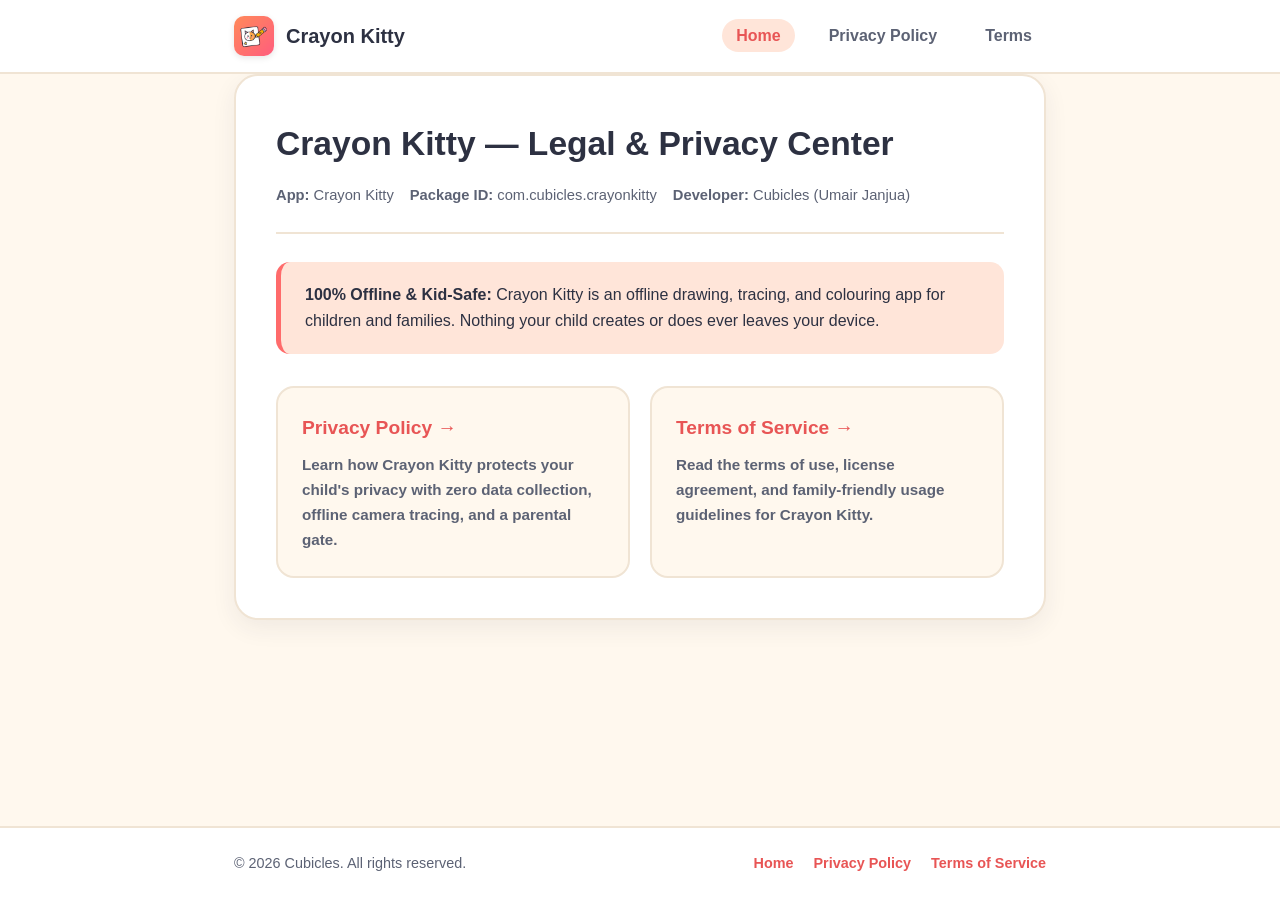
<file: index.html>
<!DOCTYPE html>
<html lang="en">
<head>
  <meta charset="UTF-8">
  <meta name="viewport" content="width=device-width, initial-scale=1.0">
  <title>Crayon Kitty — Policy &amp; Legal Center</title>
  <meta name="description" content="Official Policy and Legal Center for Crayon Kitty (com.cubicles.crayonkitty).">
  <link rel="icon" type="image/png" href="app_icon.png">
  <link rel="stylesheet" href="styles.css">
</head>
<body>

  <header>
    <div class="container nav-wrapper">
      <a href="index.html" class="brand">
        <img src="app_icon.png" alt="Crayon Kitty App Icon" class="brand-icon">
        <span>Crayon Kitty</span>
      </a>
      <nav>
        <ul>
          <li><a href="index.html" class="active">Home</a></li>
          <li><a href="privacy-policy.html">Privacy Policy</a></li>
          <li><a href="terms.html">Terms</a></li>
        </ul>
      </nav>
    </div>
  </header>

  <main class="container">
    <div class="document-container">
      <div class="doc-header">
        <h1>Crayon Kitty — Legal &amp; Privacy Center</h1>
        <div class="meta-info">
          <span><strong>App:</strong> Crayon Kitty</span>
          <span><strong>Package ID:</strong> com.cubicles.crayonkitty</span>
          <span><strong>Developer:</strong> Cubicles (Umair Janjua)</span>
        </div>
      </div>

      <div class="highlight-box">
        <p>
          <strong>100% Offline &amp; Kid-Safe:</strong> Crayon Kitty is an offline drawing, tracing, and colouring app for children and families. Nothing your child creates or does ever leaves your device.
        </p>
      </div>

      <div class="cards-grid">
        <a href="privacy-policy.html" class="card">
          <h3>Privacy Policy &rarr;</h3>
          <p>Learn how Crayon Kitty protects your child's privacy with zero data collection, offline camera tracing, and a parental gate.</p>
        </a>
        <a href="terms.html" class="card">
          <h3>Terms of Service &rarr;</h3>
          <p>Read the terms of use, license agreement, and family-friendly usage guidelines for Crayon Kitty.</p>
        </a>
      </div>
    </div>
  </main>

  <footer>
    <div class="container footer-content">
      <p>&copy; 2026 Cubicles. All rights reserved.</p>
      <ul class="footer-links">
        <li><a href="index.html">Home</a></li>
        <li><a href="privacy-policy.html">Privacy Policy</a></li>
        <li><a href="terms.html">Terms of Service</a></li>
      </ul>
    </div>
  </footer>

</body>
</html>
</file>
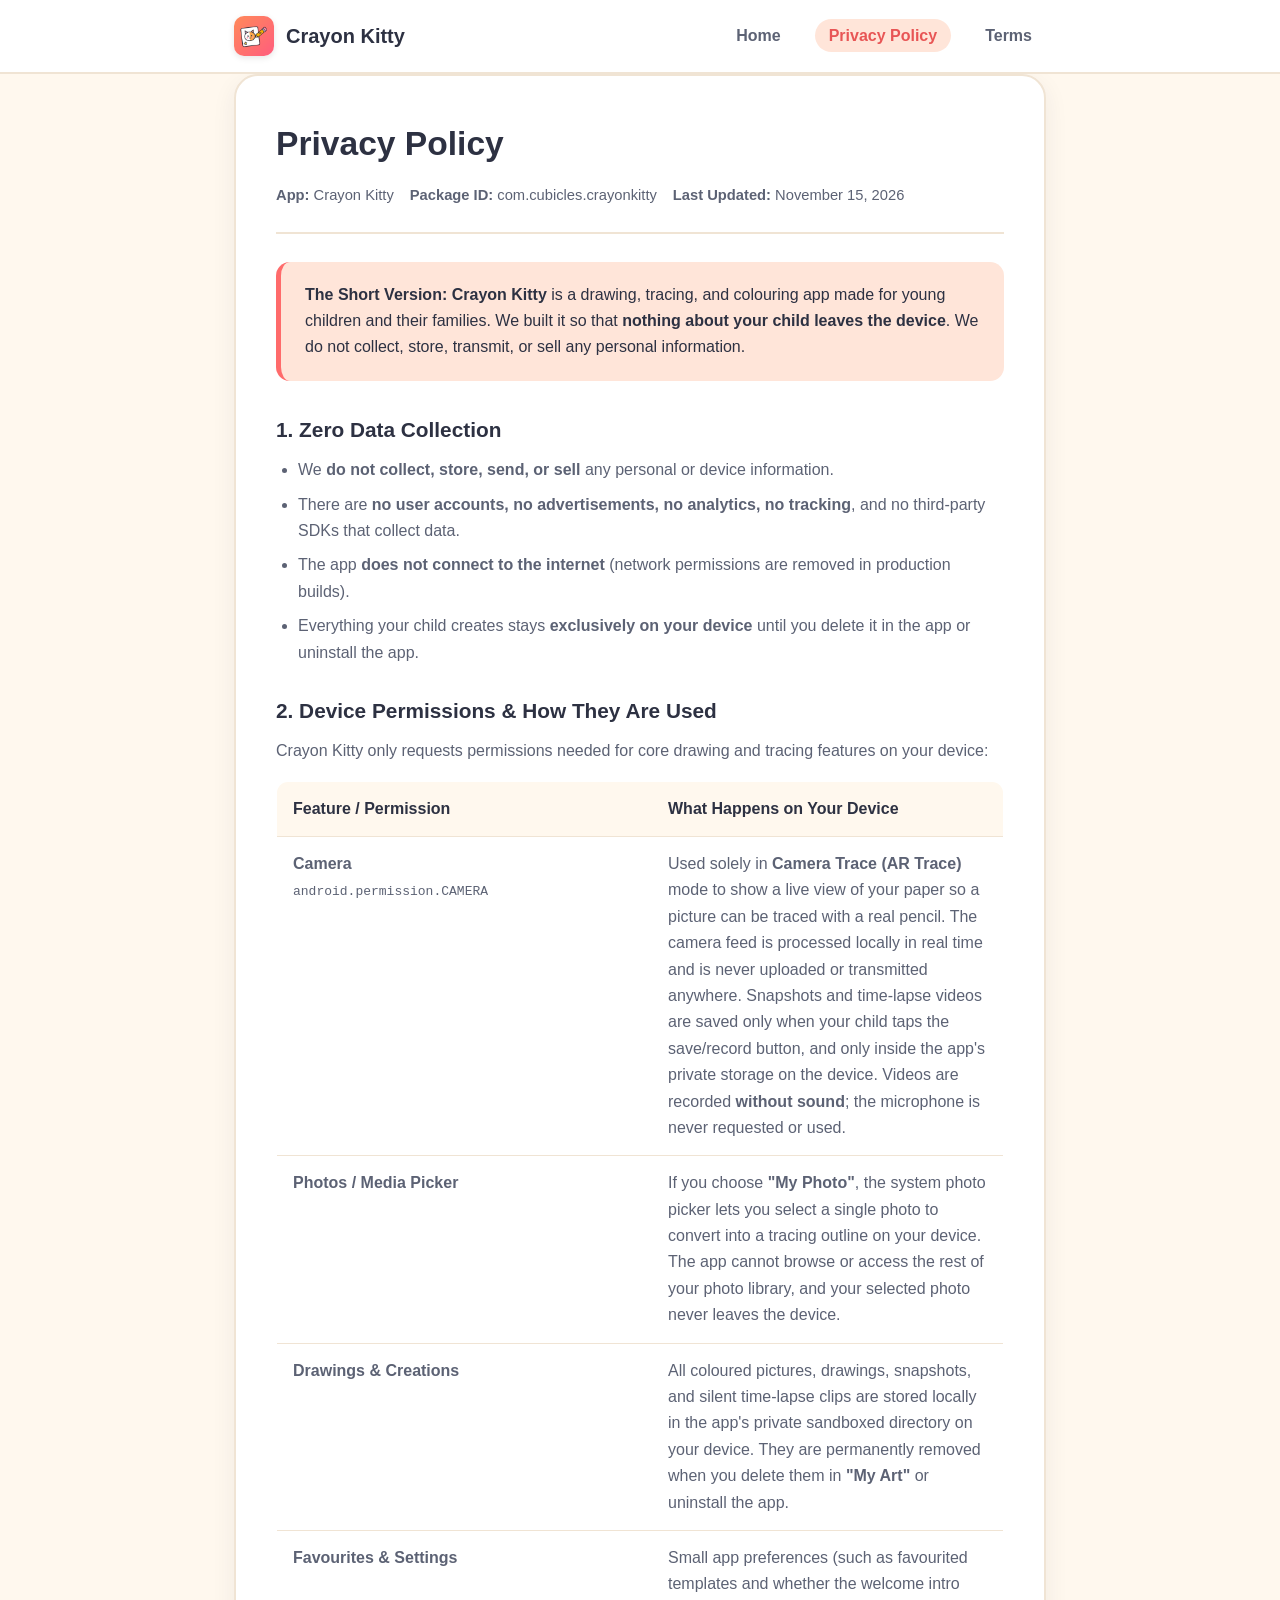
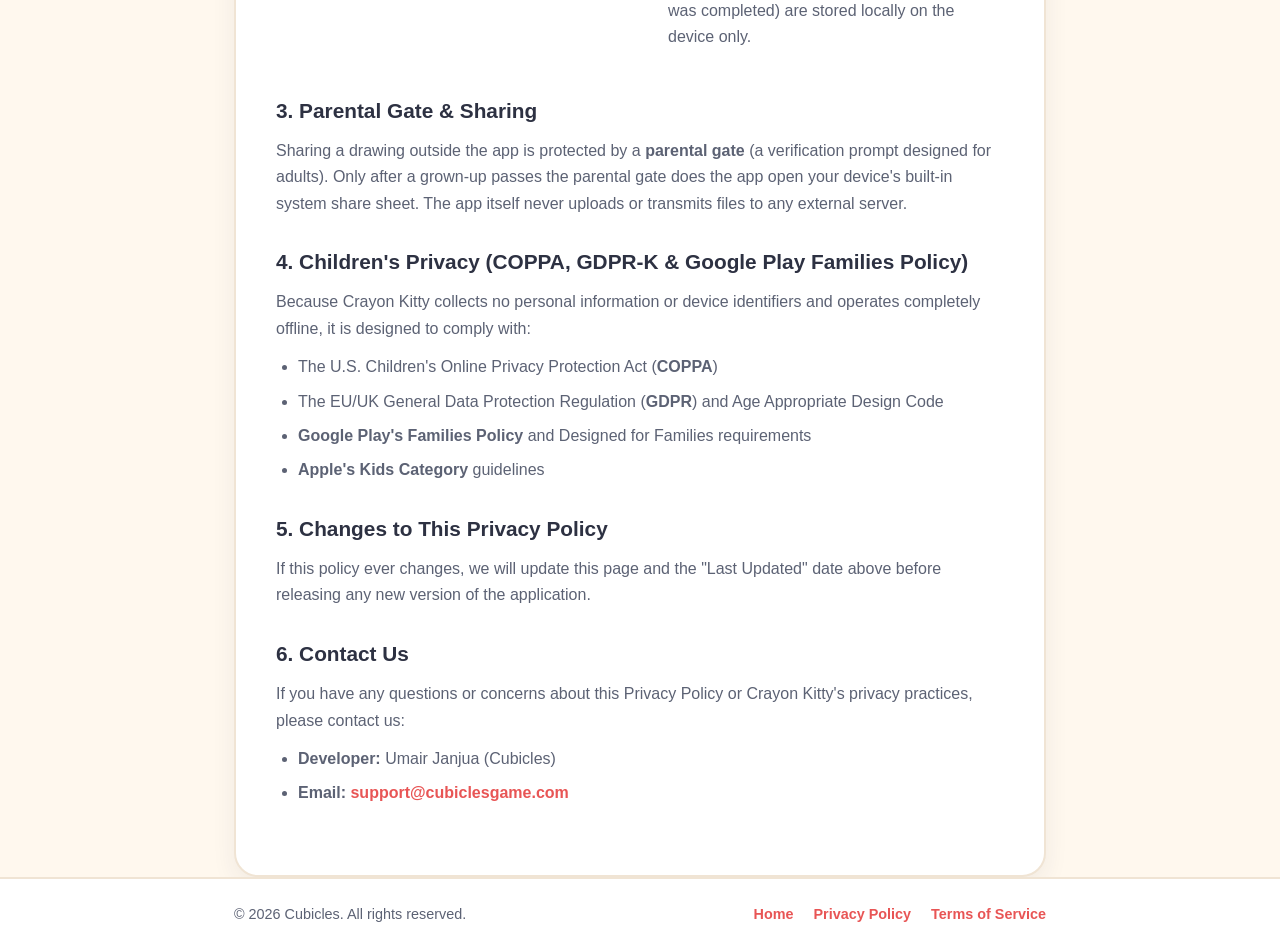
<file: privacy-policy.html>
<!DOCTYPE html>
<html lang="en">
<head>
  <meta charset="UTF-8">
  <meta name="viewport" content="width=device-width, initial-scale=1.0">
  <title>Privacy Policy — Crayon Kitty</title>
  <meta name="description" content="Official Privacy Policy for Crayon Kitty (com.cubicles.crayonkitty). Offline drawing, tracing, and coloring app for children with zero data collection.">
  <link rel="icon" type="image/png" href="app_icon.png">
  <link rel="stylesheet" href="styles.css">
</head>
<body>

  <header>
    <div class="container nav-wrapper">
      <a href="index.html" class="brand">
        <img src="app_icon.png" alt="Crayon Kitty App Icon" class="brand-icon">
        <span>Crayon Kitty</span>
      </a>
      <nav>
        <ul>
          <li><a href="index.html">Home</a></li>
          <li><a href="privacy-policy.html" class="active">Privacy Policy</a></li>
          <li><a href="terms.html">Terms</a></li>
        </ul>
      </nav>
    </div>
  </header>

  <main class="container">
    <div class="document-container">
      <div class="doc-header">
        <h1>Privacy Policy</h1>
        <div class="meta-info">
          <span><strong>App:</strong> Crayon Kitty</span>
          <span><strong>Package ID:</strong> com.cubicles.crayonkitty</span>
          <span><strong>Last Updated:</strong> November 15, 2026</span>
        </div>
      </div>

      <div class="highlight-box">
        <p>
          <strong>The Short Version:</strong> <strong>Crayon Kitty</strong> is a drawing, tracing, and colouring app made for young children and their families. We built it so that <strong>nothing about your child leaves the device</strong>. We do not collect, store, transmit, or sell any personal information.
        </p>
      </div>

      <div class="doc-section">
        <h2>1. Zero Data Collection</h2>
        <ul>
          <li>We <strong>do not collect, store, send, or sell</strong> any personal or device information.</li>
          <li>There are <strong>no user accounts, no advertisements, no analytics, no tracking</strong>, and no third-party SDKs that collect data.</li>
          <li>The app <strong>does not connect to the internet</strong> (network permissions are removed in production builds).</li>
          <li>Everything your child creates stays <strong>exclusively on your device</strong> until you delete it in the app or uninstall the app.</li>
        </ul>
      </div>

      <div class="doc-section">
        <h2>2. Device Permissions &amp; How They Are Used</h2>
        <p>Crayon Kitty only requests permissions needed for core drawing and tracing features on your device:</p>
        <table>
          <thead>
            <tr>
              <th>Feature / Permission</th>
              <th>What Happens on Your Device</th>
            </tr>
          </thead>
          <tbody>
            <tr>
              <td><strong>Camera</strong><br><code>android.permission.CAMERA</code></td>
              <td>Used solely in <strong>Camera Trace (AR Trace)</strong> mode to show a live view of your paper so a picture can be traced with a real pencil. The camera feed is processed locally in real time and is never uploaded or transmitted anywhere. Snapshots and time-lapse videos are saved only when your child taps the save/record button, and only inside the app's private storage on the device. Videos are recorded <strong>without sound</strong>; the microphone is never requested or used.</td>
            </tr>
            <tr>
              <td><strong>Photos / Media Picker</strong></td>
              <td>If you choose <strong>"My Photo"</strong>, the system photo picker lets you select a single photo to convert into a tracing outline on your device. The app cannot browse or access the rest of your photo library, and your selected photo never leaves the device.</td>
            </tr>
            <tr>
              <td><strong>Drawings &amp; Creations</strong></td>
              <td>All coloured pictures, drawings, snapshots, and silent time-lapse clips are stored locally in the app's private sandboxed directory on your device. They are permanently removed when you delete them in <strong>"My Art"</strong> or uninstall the app.</td>
            </tr>
            <tr>
              <td><strong>Favourites &amp; Settings</strong></td>
              <td>Small app preferences (such as favourited templates and whether the welcome intro was completed) are stored locally on the device only.</td>
            </tr>
          </tbody>
        </table>
      </div>

      <div class="doc-section">
        <h2>3. Parental Gate &amp; Sharing</h2>
        <p>
          Sharing a drawing outside the app is protected by a <strong>parental gate</strong> (a verification prompt designed for adults). Only after a grown-up passes the parental gate does the app open your device's built-in system share sheet. The app itself never uploads or transmits files to any external server.
        </p>
      </div>

      <div class="doc-section">
        <h2>4. Children's Privacy (COPPA, GDPR-K &amp; Google Play Families Policy)</h2>
        <p>
          Because Crayon Kitty collects no personal information or device identifiers and operates completely offline, it is designed to comply with:
        </p>
        <ul>
          <li>The U.S. Children's Online Privacy Protection Act (<strong>COPPA</strong>)</li>
          <li>The EU/UK General Data Protection Regulation (<strong>GDPR</strong>) and Age Appropriate Design Code</li>
          <li><strong>Google Play's Families Policy</strong> and Designed for Families requirements</li>
          <li><strong>Apple's Kids Category</strong> guidelines</li>
        </ul>
      </div>

      <div class="doc-section">
        <h2>5. Changes to This Privacy Policy</h2>
        <p>
          If this policy ever changes, we will update this page and the "Last Updated" date above before releasing any new version of the application.
        </p>
      </div>

      <div class="doc-section">
        <h2>6. Contact Us</h2>
        <p>
          If you have any questions or concerns about this Privacy Policy or Crayon Kitty's privacy practices, please contact us:
        </p>
        <ul>
          <li><strong>Developer:</strong> Umair Janjua (Cubicles)</li>
          <li><strong>Email:</strong> <a href="mailto:support@cubiclesgame.com">support@cubiclesgame.com</a></li>
        </ul>
      </div>
    </div>
  </main>

  <footer>
    <div class="container footer-content">
      <p>&copy; 2026 Cubicles. All rights reserved.</p>
      <ul class="footer-links">
        <li><a href="index.html">Home</a></li>
        <li><a href="privacy-policy.html">Privacy Policy</a></li>
        <li><a href="terms.html">Terms of Service</a></li>
      </ul>
    </div>
  </footer>

</body>
</html>
</file>
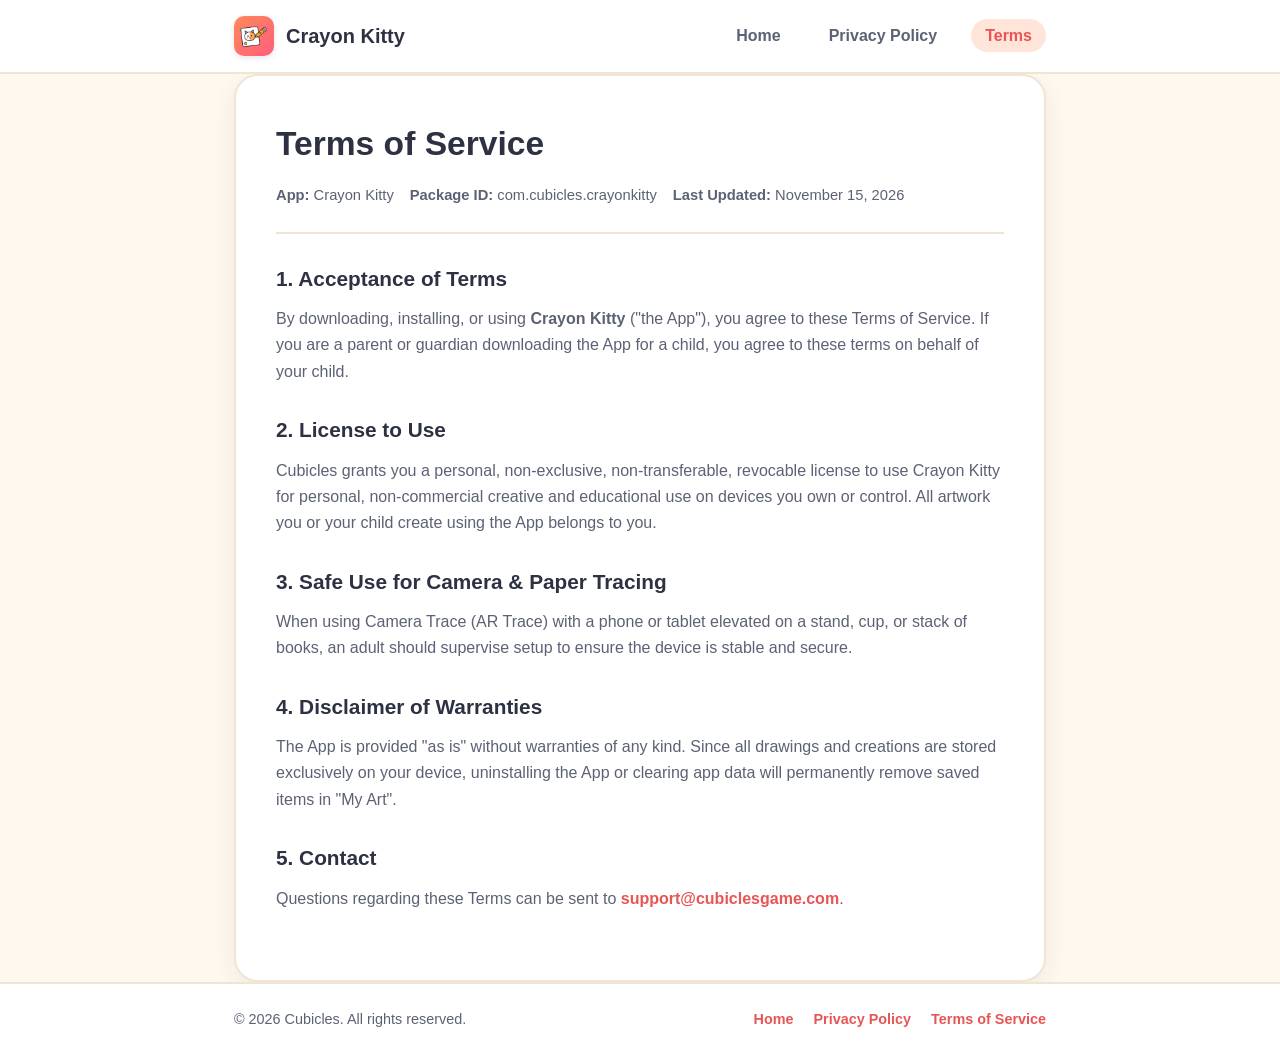
<file: terms.html>
<!DOCTYPE html>
<html lang="en">
<head>
  <meta charset="UTF-8">
  <meta name="viewport" content="width=device-width, initial-scale=1.0">
  <title>Terms of Service — Crayon Kitty</title>
  <meta name="description" content="Terms of Service for Crayon Kitty (com.cubicles.crayonkitty).">
  <link rel="icon" type="image/png" href="app_icon.png">
  <link rel="stylesheet" href="styles.css">
</head>
<body>

  <header>
    <div class="container nav-wrapper">
      <a href="index.html" class="brand">
        <img src="app_icon.png" alt="Crayon Kitty App Icon" class="brand-icon">
        <span>Crayon Kitty</span>
      </a>
      <nav>
        <ul>
          <li><a href="index.html">Home</a></li>
          <li><a href="privacy-policy.html">Privacy Policy</a></li>
          <li><a href="terms.html" class="active">Terms</a></li>
        </ul>
      </nav>
    </div>
  </header>

  <main class="container">
    <div class="document-container">
      <div class="doc-header">
        <h1>Terms of Service</h1>
        <div class="meta-info">
          <span><strong>App:</strong> Crayon Kitty</span>
          <span><strong>Package ID:</strong> com.cubicles.crayonkitty</span>
          <span><strong>Last Updated:</strong> November 15, 2026</span>
        </div>
      </div>

      <div class="doc-section">
        <h2>1. Acceptance of Terms</h2>
        <p>
          By downloading, installing, or using <strong>Crayon Kitty</strong> ("the App"), you agree to these Terms of Service. If you are a parent or guardian downloading the App for a child, you agree to these terms on behalf of your child.
        </p>
      </div>

      <div class="doc-section">
        <h2>2. License to Use</h2>
        <p>
          Cubicles grants you a personal, non-exclusive, non-transferable, revocable license to use Crayon Kitty for personal, non-commercial creative and educational use on devices you own or control. All artwork you or your child create using the App belongs to you.
        </p>
      </div>

      <div class="doc-section">
        <h2>3. Safe Use for Camera &amp; Paper Tracing</h2>
        <p>
          When using Camera Trace (AR Trace) with a phone or tablet elevated on a stand, cup, or stack of books, an adult should supervise setup to ensure the device is stable and secure.
        </p>
      </div>

      <div class="doc-section">
        <h2>4. Disclaimer of Warranties</h2>
        <p>
          The App is provided "as is" without warranties of any kind. Since all drawings and creations are stored exclusively on your device, uninstalling the App or clearing app data will permanently remove saved items in "My Art".
        </p>
      </div>

      <div class="doc-section">
        <h2>5. Contact</h2>
        <p>
          Questions regarding these Terms can be sent to <a href="mailto:support@cubiclesgame.com">support@cubiclesgame.com</a>.
        </p>
      </div>
    </div>
  </main>

  <footer>
    <div class="container footer-content">
      <p>&copy; 2026 Cubicles. All rights reserved.</p>
      <ul class="footer-links">
        <li><a href="index.html">Home</a></li>
        <li><a href="privacy-policy.html">Privacy Policy</a></li>
        <li><a href="terms.html">Terms of Service</a></li>
      </ul>
    </div>
  </footer>

</body>
</html>
</file>
<file: styles.css>
:root {
  --bg-paper: #FFF8EE;
  --bg-card: #FFFFFF;
  --ink: #2D3142;
  --ink-muted: #5C6274;
  --coral: #FF6B6B;
  --coral-dark: #E85555;
  --peach: #FFE5D9;
  --border: #F0E4D4;
  --shadow: 0 8px 24px rgba(45, 49, 66, 0.07);
}

* {
  box-sizing: border-box;
  margin: 0;
  padding: 0;
}

body {
  font-family: -apple-system, BlinkMacSystemFont, "Segoe UI", Roboto, Helvetica, Arial, sans-serif;
  background-color: var(--bg-paper);
  color: var(--ink);
  line-height: 1.65;
  display: flex;
  flex-direction: column;
  min-height: 100vh;
}

.container {
  max-width: 860px;
  margin: 0 auto;
  padding: 0 24px;
  width: 100%;
}

header {
  background: var(--bg-card);
  border-bottom: 2px solid var(--border);
  position: sticky;
  top: 0;
  z-index: 10;
}

.nav-wrapper {
  display: flex;
  align-items: center;
  justify-content: space-between;
  height: 72px;
}

.brand {
  display: flex;
  align-items: center;
  gap: 12px;
  text-decoration: none;
  color: var(--ink);
  font-weight: 800;
  font-size: 1.25rem;
}

.brand-icon {
  width: 40px;
  height: 40px;
  border-radius: 10px;
  box-shadow: 0 2px 6px rgba(0, 0, 0, 0.1);
}

nav ul {
  display: flex;
  list-style: none;
  gap: 20px;
}

nav a {
  text-decoration: none;
  color: var(--ink-muted);
  font-weight: 600;
  padding: 8px 14px;
  border-radius: 999px;
  transition: all 0.15s ease;
}

nav a:hover,
nav a.active {
  color: var(--coral-dark);
  background: var(--peach);
}

main {
  flex: 1;
  padding: 40px 24px 64px;
}

.document-container {
  background: var(--bg-card);
  border: 2px solid var(--border);
  border-radius: 24px;
  padding: 40px;
  box-shadow: var(--shadow);
}

.doc-header {
  border-bottom: 2px solid var(--border);
  padding-bottom: 24px;
  margin-bottom: 28px;
}

.doc-header h1 {
  font-size: 2.1rem;
  font-weight: 800;
  color: var(--ink);
  margin-bottom: 12px;
}

.meta-info {
  display: flex;
  flex-wrap: wrap;
  gap: 16px;
  font-size: 0.92rem;
  color: var(--ink-muted);
}

.highlight-box {
  background: var(--peach);
  border-left: 5px solid var(--coral);
  padding: 20px 24px;
  border-radius: 14px;
  margin-bottom: 32px;
}

.doc-section {
  margin-bottom: 28px;
}

.doc-section h2 {
  font-size: 1.3rem;
  font-weight: 800;
  margin-bottom: 10px;
  color: var(--ink);
}

.doc-section p {
  margin-bottom: 12px;
  color: var(--ink-muted);
}

.doc-section ul {
  margin: 8px 0 12px 22px;
  color: var(--ink-muted);
}

.doc-section li {
  margin-bottom: 8px;
}

table {
  width: 100%;
  border-collapse: collapse;
  margin: 16px 0;
  border: 1px solid var(--border);
  border-radius: 12px;
  overflow: hidden;
}

th, td {
  text-align: left;
  padding: 14px 16px;
  border-bottom: 1px solid var(--border);
  vertical-align: top;
}

th {
  background: var(--bg-paper);
  font-weight: 700;
  color: var(--ink);
  width: 28%;
}

td {
  color: var(--ink-muted);
}

.cards-grid {
  display: grid;
  grid-template-columns: repeat(auto-fit, minmax(260px, 1fr));
  gap: 20px;
  margin-top: 24px;
}

.card {
  background: var(--bg-paper);
  border: 2px solid var(--border);
  border-radius: 18px;
  padding: 24px;
  text-decoration: none;
  color: var(--ink);
  transition: transform 0.15s ease, border-color 0.15s ease;
}

.card:hover {
  transform: translateY(-2px);
  border-color: var(--coral);
}

.card h3 {
  font-size: 1.2rem;
  margin-bottom: 8px;
  color: var(--coral-dark);
}

.card p {
  color: var(--ink-muted);
  font-size: 0.95rem;
}

footer {
  background: var(--bg-card);
  border-top: 2px solid var(--border);
  padding: 24px 0;
  font-size: 0.9rem;
  color: var(--ink-muted);
}

.footer-content {
  display: flex;
  flex-wrap: wrap;
  justify-content: space-between;
  align-items: center;
  gap: 16px;
}

.footer-links {
  display: flex;
  list-style: none;
  gap: 20px;
}

.footer-links a,
a {
  color: var(--coral-dark);
  text-decoration: none;
  font-weight: 600;
}

.footer-links a:hover,
a:hover {
  text-decoration: underline;
}

@media (max-width: 640px) {
  .document-container {
    padding: 24px;
  }
  .doc-header h1 {
    font-size: 1.65rem;
  }
  th, td {
    display: block;
    width: 100%;
  }
}
</file>
